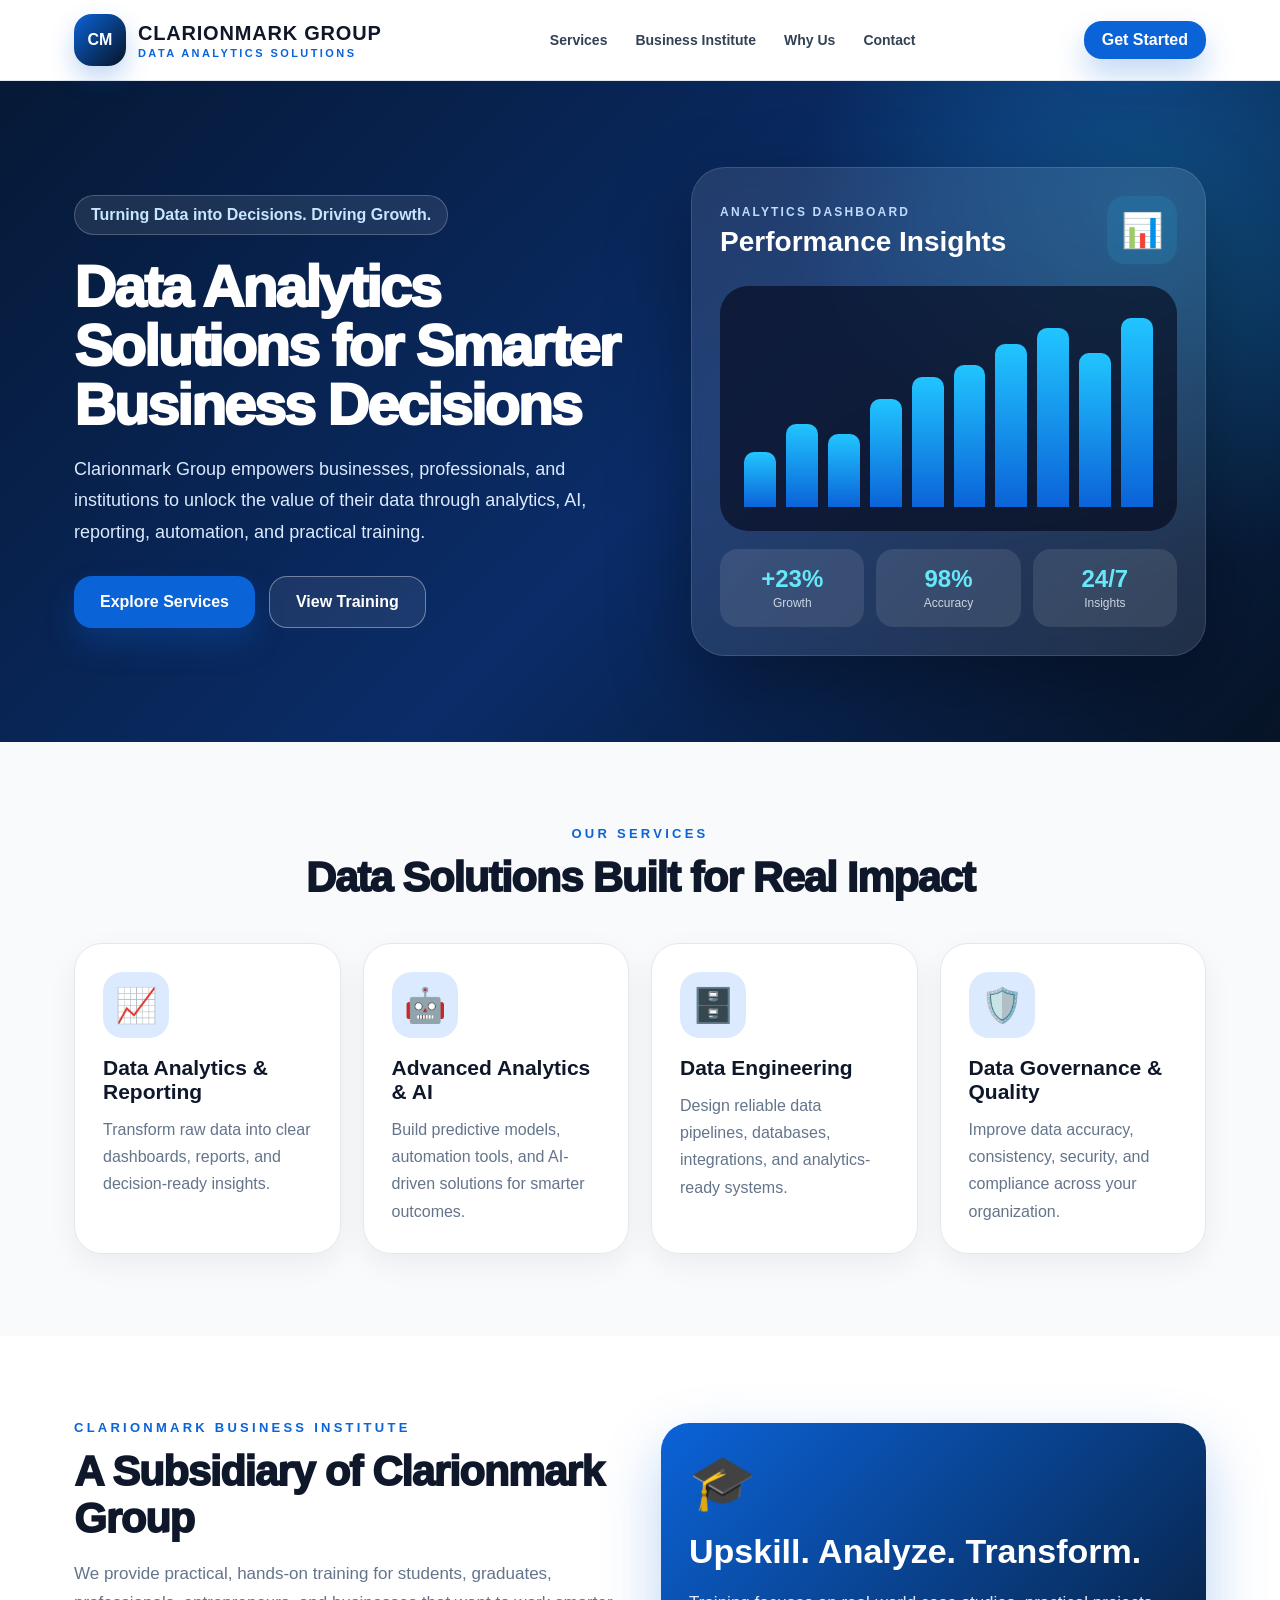
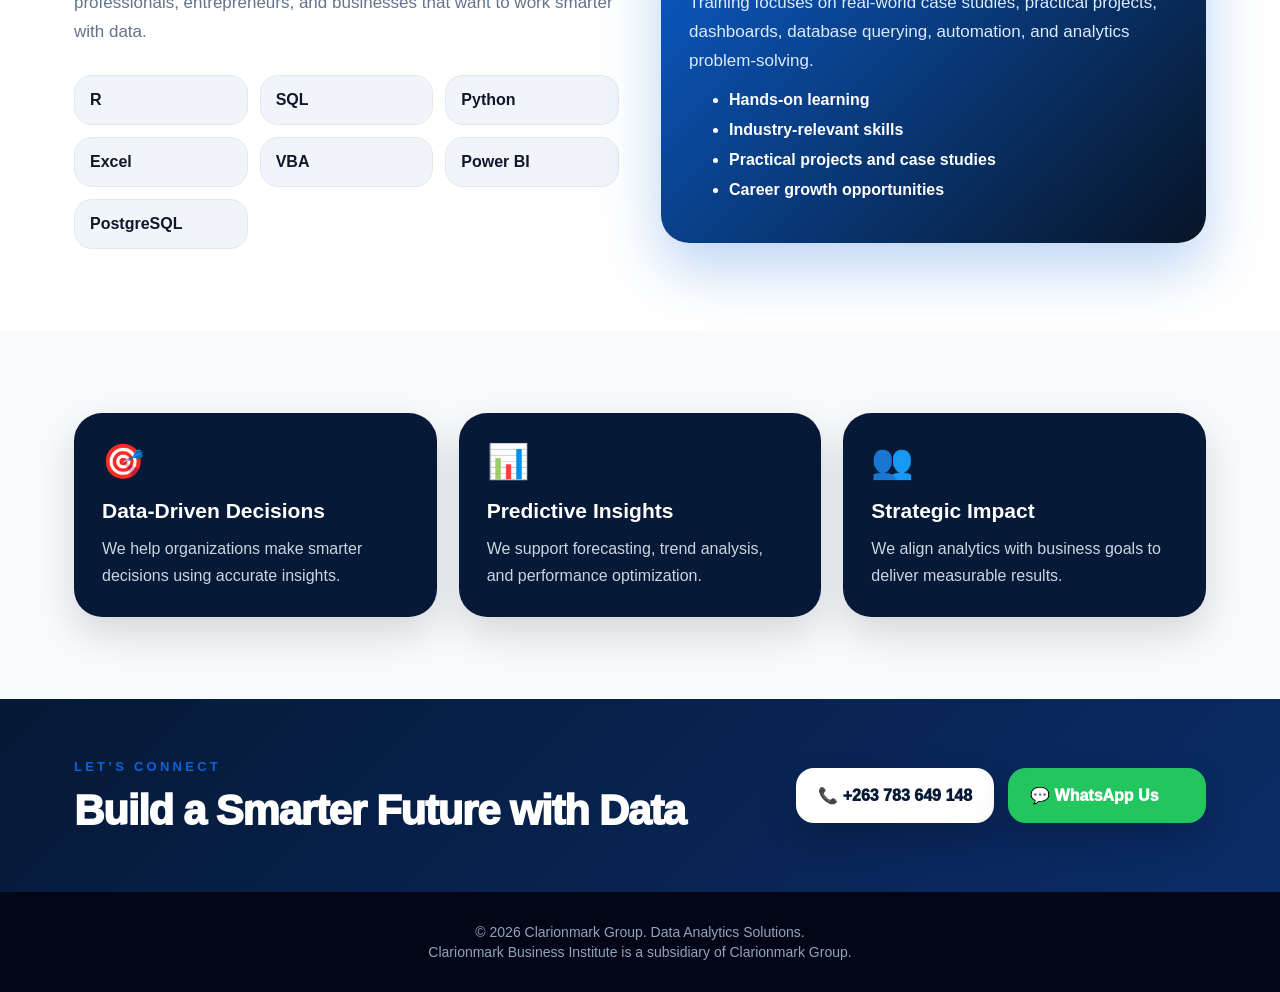
<file: index.html>
<!DOCTYPE html>
<html lang="en">
<head>
  <meta charset="UTF-8" />
  <meta name="viewport" content="width=device-width, initial-scale=1.0" />
  <title>Clarionmark Group | Data Analytics Solutions</title>
  <link rel="stylesheet" href="styles.css" />
</head>
<body>
  <header class="site-header">
    <div class="container nav-wrap">
      <div class="brand">
        <div class="logo-mark">CM</div>
        <div>
          <h1>CLARIONMARK GROUP</h1>
          <p>Data Analytics Solutions</p>
        </div>
      </div>
      <nav>
        <a href="#services">Services</a>
        <a href="#institute">Business Institute</a>
        <a href="#why">Why Us</a>
        <a href="#contact">Contact</a>
      </nav>
      <a class="btn small" href="#contact">Get Started</a>
    </div>
  </header>

  <main>
    <section class="hero">
      <div class="container hero-grid">
        <div class="hero-text">
          <span class="pill">Turning Data into Decisions. Driving Growth.</span>
          <h2>Data Analytics Solutions for Smarter Business Decisions</h2>
          <p>Clarionmark Group empowers businesses, professionals, and institutions to unlock the value of their data through analytics, AI, reporting, automation, and practical training.</p>
          <div class="hero-actions">
            <a class="btn" href="#services">Explore Services</a>
            <a class="btn outline" href="#institute">View Training</a>
          </div>
        </div>
        <div class="dashboard-card">
          <div class="dashboard-head">
            <div>
              <span>Analytics Dashboard</span>
              <h3>Performance Insights</h3>
            </div>
            <div class="chart-icon">📊</div>
          </div>
          <div class="bars">
            <i style="height:28%"></i><i style="height:42%"></i><i style="height:37%"></i><i style="height:55%"></i><i style="height:66%"></i><i style="height:72%"></i><i style="height:83%"></i><i style="height:91%"></i><i style="height:78%"></i><i style="height:96%"></i>
          </div>
          <div class="stats">
            <div><b>+23%</b><span>Growth</span></div>
            <div><b>98%</b><span>Accuracy</span></div>
            <div><b>24/7</b><span>Insights</span></div>
          </div>
        </div>
      </div>
    </section>

    <section id="services" class="section">
      <div class="container">
        <div class="section-title">
          <span>Our Services</span>
          <h2>Data Solutions Built for Real Impact</h2>
        </div>
        <div class="cards four">
          <article class="card"><div class="icon">📈</div><h3>Data Analytics & Reporting</h3><p>Transform raw data into clear dashboards, reports, and decision-ready insights.</p></article>
          <article class="card"><div class="icon">🤖</div><h3>Advanced Analytics & AI</h3><p>Build predictive models, automation tools, and AI-driven solutions for smarter outcomes.</p></article>
          <article class="card"><div class="icon">🗄️</div><h3>Data Engineering</h3><p>Design reliable data pipelines, databases, integrations, and analytics-ready systems.</p></article>
          <article class="card"><div class="icon">🛡️</div><h3>Data Governance & Quality</h3><p>Improve data accuracy, consistency, security, and compliance across your organization.</p></article>
        </div>
      </div>
    </section>

    <section id="institute" class="section institute">
      <div class="container split">
        <div>
          <span class="eyebrow">Clarionmark Business Institute</span>
          <h2>A Subsidiary of Clarionmark Group</h2>
          <p>We provide practical, hands-on training for students, graduates, professionals, entrepreneurs, and businesses that want to work smarter with data.</p>
          <div class="course-grid">
            <span>R</span><span>SQL</span><span>Python</span><span>Excel</span><span>VBA</span><span>Power BI</span><span>PostgreSQL</span>
          </div>
        </div>
        <div class="blue-card">
          <div class="big-icon">🎓</div>
          <h3>Upskill. Analyze. Transform.</h3>
          <p>Training focuses on real-world case studies, practical projects, dashboards, database querying, automation, and analytics problem-solving.</p>
          <ul>
            <li>Hands-on learning</li>
            <li>Industry-relevant skills</li>
            <li>Practical projects and case studies</li>
            <li>Career growth opportunities</li>
          </ul>
        </div>
      </div>
    </section>

    <section id="why" class="section">
      <div class="container cards three">
        <article class="dark-card"><div class="icon">🎯</div><h3>Data-Driven Decisions</h3><p>We help organizations make smarter decisions using accurate insights.</p></article>
        <article class="dark-card"><div class="icon">📊</div><h3>Predictive Insights</h3><p>We support forecasting, trend analysis, and performance optimization.</p></article>
        <article class="dark-card"><div class="icon">👥</div><h3>Strategic Impact</h3><p>We align analytics with business goals to deliver measurable results.</p></article>
      </div>
    </section>

    <section id="contact" class="contact">
      <div class="container contact-wrap">
        <div>
          <span>Let’s Connect</span>
          <h2>Build a Smarter Future with Data</h2>
        </div>
        <div class="contact-buttons">
          <a href="tel:+263783649148">📞 +263 783 649 148</a>
          <a class="whatsapp" href="https://wa.me/263783649148">💬 WhatsApp Us</a>
        </div>
      </div>
    </section>
  </main>

  <footer>
    <p>© 2026 Clarionmark Group. Data Analytics Solutions.</p>
    <p>Clarionmark Business Institute is a subsidiary of Clarionmark Group.</p>
  </footer>
</body>
</html>
</file>
<file: styles.css>
:root{--blue:#0b63d8;--dark:#061936;--navy:#071426;--text:#0f172a;--muted:#64748b;--light:#f8fafc;--cyan:#21c5ff}*{box-sizing:border-box}body{margin:0;font-family:Inter,Segoe UI,Arial,sans-serif;background:#f8fafc;color:var(--text)}a{text-decoration:none;color:inherit}.container{max-width:1180px;margin:0 auto;padding:0 24px}.site-header{position:sticky;top:0;z-index:10;background:rgba(255,255,255,.94);backdrop-filter:blur(10px);border-bottom:1px solid #e2e8f0}.nav-wrap{display:flex;align-items:center;justify-content:space-between;padding-top:14px;padding-bottom:14px;gap:20px}.brand{display:flex;gap:12px;align-items:center}.logo-mark{width:52px;height:52px;border-radius:18px;background:linear-gradient(135deg,var(--blue),var(--navy));color:white;display:grid;place-items:center;font-weight:900;box-shadow:0 12px 24px rgba(11,99,216,.25)}.brand h1{font-size:20px;margin:0;font-weight:900;letter-spacing:.04em}.brand p{font-size:11px;margin:2px 0 0;text-transform:uppercase;letter-spacing:.22em;color:var(--blue);font-weight:800}nav{display:flex;gap:28px;font-size:14px;font-weight:700;color:#334155}nav a:hover{color:var(--blue)}.btn{display:inline-flex;align-items:center;justify-content:center;border-radius:18px;background:var(--blue);color:white;font-weight:800;padding:16px 26px;box-shadow:0 16px 30px rgba(11,99,216,.25)}.btn.small{padding:10px 18px}.btn.outline{background:rgba(255,255,255,.08);border:1px solid rgba(255,255,255,.38);box-shadow:none}.hero{position:relative;overflow:hidden;background:radial-gradient(circle at 90% 20%,rgba(33,197,255,.25),transparent 28%),linear-gradient(135deg,#061936,#0a2c68 55%,#071426);color:white}.hero-grid{display:grid;grid-template-columns:1.05fr .95fr;gap:48px;align-items:center;padding-top:86px;padding-bottom:86px}.pill{display:inline-block;border:1px solid rgba(255,255,255,.22);background:rgba(255,255,255,.09);padding:10px 16px;border-radius:999px;color:#c7e6ff;font-weight:800}.hero h2{font-size:58px;line-height:1.02;margin:22px 0 20px;font-weight:950;letter-spacing:-.04em}.hero p{font-size:18px;line-height:1.75;color:#dbeafe;max-width:620px}.hero-actions{display:flex;flex-wrap:wrap;gap:14px;margin-top:28px}.dashboard-card{border:1px solid rgba(255,255,255,.12);background:rgba(255,255,255,.1);backdrop-filter:blur(14px);border-radius:34px;padding:28px;box-shadow:0 30px 80px rgba(0,0,0,.35)}.dashboard-head{display:flex;justify-content:space-between;align-items:center;margin-bottom:22px}.dashboard-head span{font-size:12px;text-transform:uppercase;letter-spacing:.18em;color:#bfdbfe;font-weight:800}.dashboard-head h3{margin:6px 0 0;font-size:28px}.chart-icon{font-size:34px;background:rgba(33,197,255,.12);padding:14px;border-radius:18px}.bars{height:245px;background:rgba(2,6,23,.62);border-radius:28px;padding:24px;display:flex;gap:10px;align-items:end}.bars i{flex:1;border-radius:10px 10px 0 0;background:linear-gradient(to top,#0b63d8,#21c5ff)}.stats{display:grid;grid-template-columns:repeat(3,1fr);gap:12px;margin-top:18px}.stats div{background:rgba(255,255,255,.1);border-radius:18px;text-align:center;padding:16px}.stats b{display:block;font-size:24px;color:#67e8f9}.stats span{font-size:12px;color:#cbd5e1}.section{padding:82px 0}.section-title{text-align:center;margin-bottom:42px}.section-title span,.eyebrow,.contact span{font-size:13px;font-weight:900;text-transform:uppercase;letter-spacing:.25em;color:var(--blue)}.section-title h2,.split h2,.contact h2{font-size:42px;line-height:1.12;margin:12px 0 0;font-weight:950;letter-spacing:-.03em}.cards{display:grid;gap:22px}.cards.four{grid-template-columns:repeat(4,1fr)}.cards.three{grid-template-columns:repeat(3,1fr)}.card,.dark-card,.blue-card{border-radius:28px;padding:28px}.card{background:white;border:1px solid #e2e8f0;box-shadow:0 10px 30px rgba(15,23,42,.06);transition:.25s}.card:hover{transform:translateY(-5px);box-shadow:0 18px 45px rgba(15,23,42,.12)}.icon{font-size:34px;margin-bottom:18px}.card .icon{background:#dbeafe;color:var(--blue);width:66px;height:66px;border-radius:20px;display:grid;place-items:center}.card h3,.dark-card h3{font-size:21px;margin:0 0 12px}.card p,.dark-card p,.split p,.blue-card p{color:var(--muted);line-height:1.7;margin:0}.institute{background:white}.split{display:grid;grid-template-columns:1fr 1fr;gap:42px;align-items:center}.split p{font-size:17px;margin-top:18px}.course-grid{display:grid;grid-template-columns:repeat(3,1fr);gap:12px;margin-top:28px}.course-grid span{background:#f1f5f9;border:1px solid #e2e8f0;border-radius:18px;padding:15px;font-weight:900}.blue-card{background:linear-gradient(135deg,var(--blue),var(--navy));color:white;box-shadow:0 25px 60px rgba(11,99,216,.28)}.blue-card p{color:#dbeafe}.blue-card h3{font-size:34px;margin:18px 0 14px}.big-icon{font-size:54px}.blue-card li{margin:12px 0;font-weight:800}.dark-card{background:#061936;color:white;box-shadow:0 16px 40px rgba(2,6,23,.15)}.dark-card p{color:#cbd5e1}.contact{background:linear-gradient(135deg,#061936,#0a2c68);color:white;padding:58px 0}.contact-wrap{display:flex;align-items:center;justify-content:space-between;gap:28px}.contact-buttons{display:grid;grid-template-columns:1fr 1fr;gap:14px}.contact-buttons a{background:white;color:#061936;padding:18px 22px;border-radius:18px;font-weight:950;box-shadow:0 16px 35px rgba(0,0,0,.18)}.contact-buttons a.whatsapp{background:#22c55e;color:white}footer{background:#020617;color:#94a3b8;text-align:center;padding:28px;font-size:14px}footer p{margin:4px 0}@media(max-width:900px){nav{display:none}.hero-grid,.split{grid-template-columns:1fr}.cards.four,.cards.three{grid-template-columns:1fr 1fr}.hero h2{font-size:42px}.contact-wrap{align-items:flex-start;flex-direction:column}}@media(max-width:600px){.nav-wrap{align-items:flex-start}.brand h1{font-size:16px}.btn.small{display:none}.cards.four,.cards.three,.course-grid,.contact-buttons{grid-template-columns:1fr}.hero h2{font-size:36px}.section-title h2,.split h2,.contact h2{font-size:32px}.hero-grid{padding-top:56px;padding-bottom:56px}}
</file>
